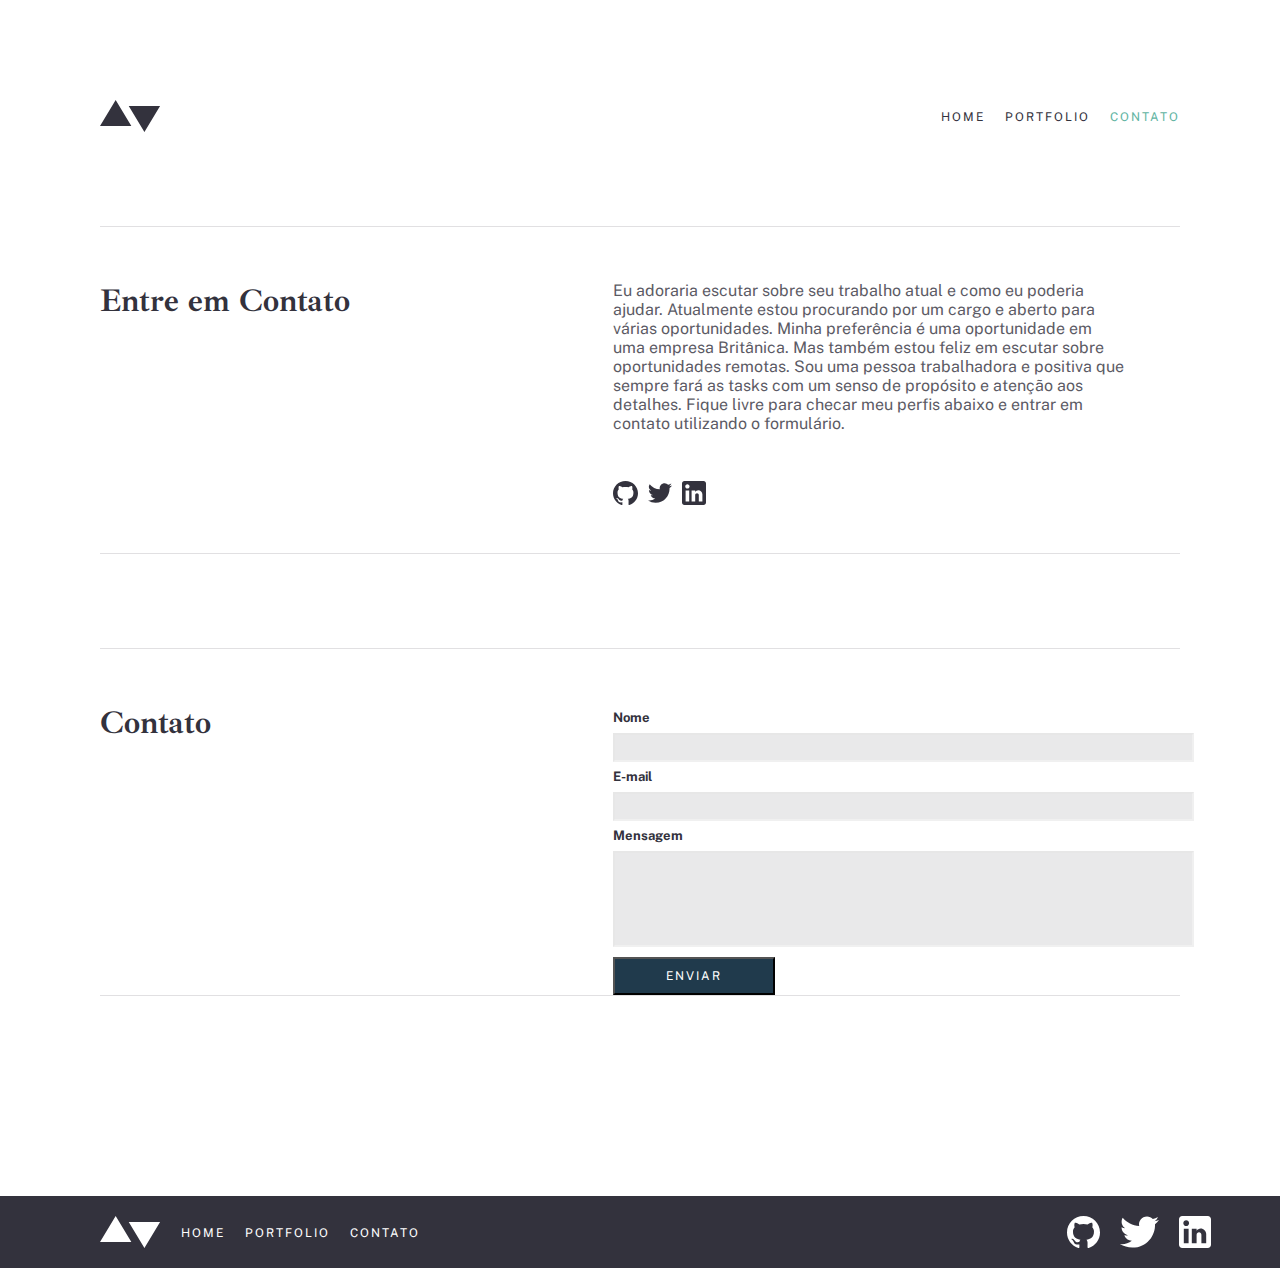
<file: pages/contato/index.html>
<!DOCTYPE html>
<html lang="pt">
<html>

<head>
    <meta charset="UTF-8">
    <meta name="viewport" content="width=device-width, initial-scale=1.0">
    <title> Contato</title>

    <link rel="preconnect" href="https://fonts.googleapis.com">
    <link rel="preconnect" href="https://fonts.gstatic.com" crossorigin>
    <link href="https://fonts.googleapis.com/css2?family=Ibarra+Real+Nova:wght@700&family=Public+Sans&display=swap"
        rel="stylesheet">

    <link rel="stylesheet" href="../../css/global.css">
    <link rel="stylesheet" href="../../css/container.css">
    <link rel="stylesheet" href="style.css">
</head>

<body>
    <div class="container_global">
        <header class="header">
            <img class="logo" src="../../assets/logo-dark.svg">
            <ul class="header_ul">
                <li>
                    <a class="header_link" href="../../pages/home/index.html">HOME</a>
                </li>
                <li>
                    <a class="header_link" href="../portfolio/index.html">PORTFOLIO</a>
                </li>
                <li>
                    <a class="header_link_verde" href="#">CONTATO</a>
                </li>
            </ul>
        </header>
        <div class="container_contato">
            <h1 class="contato_h1">Entre em Contato</h1>
            <div class="contains_contato">
                <p> Eu adoraria escutar sobre seu trabalho atual e como eu poderia ajudar. Atualmente estou procurando
                    por um cargo e aberto para várias oportunidades. Minha preferência é uma oportunidade em uma empresa
                    Britânica. Mas também estou feliz em escutar sobre oportunidades remotas. Sou uma pessoa
                    trabalhadora e positiva que sempre fará as tasks com um senso de propósito e atenção aos detalhes.
                    Fique livre para checar meu perfis abaixo e entrar em contato utilizando o formulário.</p>
                <div class="contains_contato_img">
                    <img class="contato_img" src="../../assets/icons/github-dark.svg">
                    <img class="contato_img" src="../../assets/icons/twitter-dark.svg">
                    <img class="contato_img" src="../../assets/icons/linkedin-dark.svg">
                </div>
            </div>
        </div>

        <div class="container_contato parte2">
            <h1 class="contato_h1">Contato</h1>
            <div class="contains_contato parte_02">
                <div class=" contains_input_inside">
                    <label for="txt-nome">Nome</label>
                    <input id="nome" type="text">
                </div>

                <div class="contains_input_inside">
                    <label for="txt-email">E-mail</label>
                    <input id="email" type="text">
                </div>

                <div class="contains_input_inside">
                    <label for="txt-mensagem">Mensagem</label>
                    <input id="mensagem" type="text">
                </div>

                <button class="btn_input">ENVIAR</button>

            </div>

        </div>
    </div>
    </div>
    <footer>
        <div class="footer_global">
            <div class="lista">
                <img class="footer_logo" src="../../assets/logo-light.svg">
                <ul class="footer_ul">
                    <li>
                        <a class="footer_link" href="../home/index.html">HOME</a>
                    </li>
                    <li>
                        <a class="footer_link" href="../portfolio/index.html">PORTFOLIO</a>
                    </li>
                    <li>
                        <a class="footer_link" href="../contato/index.html">CONTATO</a>
                    </li>
                </ul>
            </div>
            <ul>
                <img class="footer_img" src="../../assets/icons/github-light.svg">
                <img class="footer_img" src="../../assets/icons/twitter-light.svg">
                <img class="footer_img" src="../../assets/icons/linkedin-light.svg">
            </ul>
        </div>
    </footer>
</body>

</html>
</file>
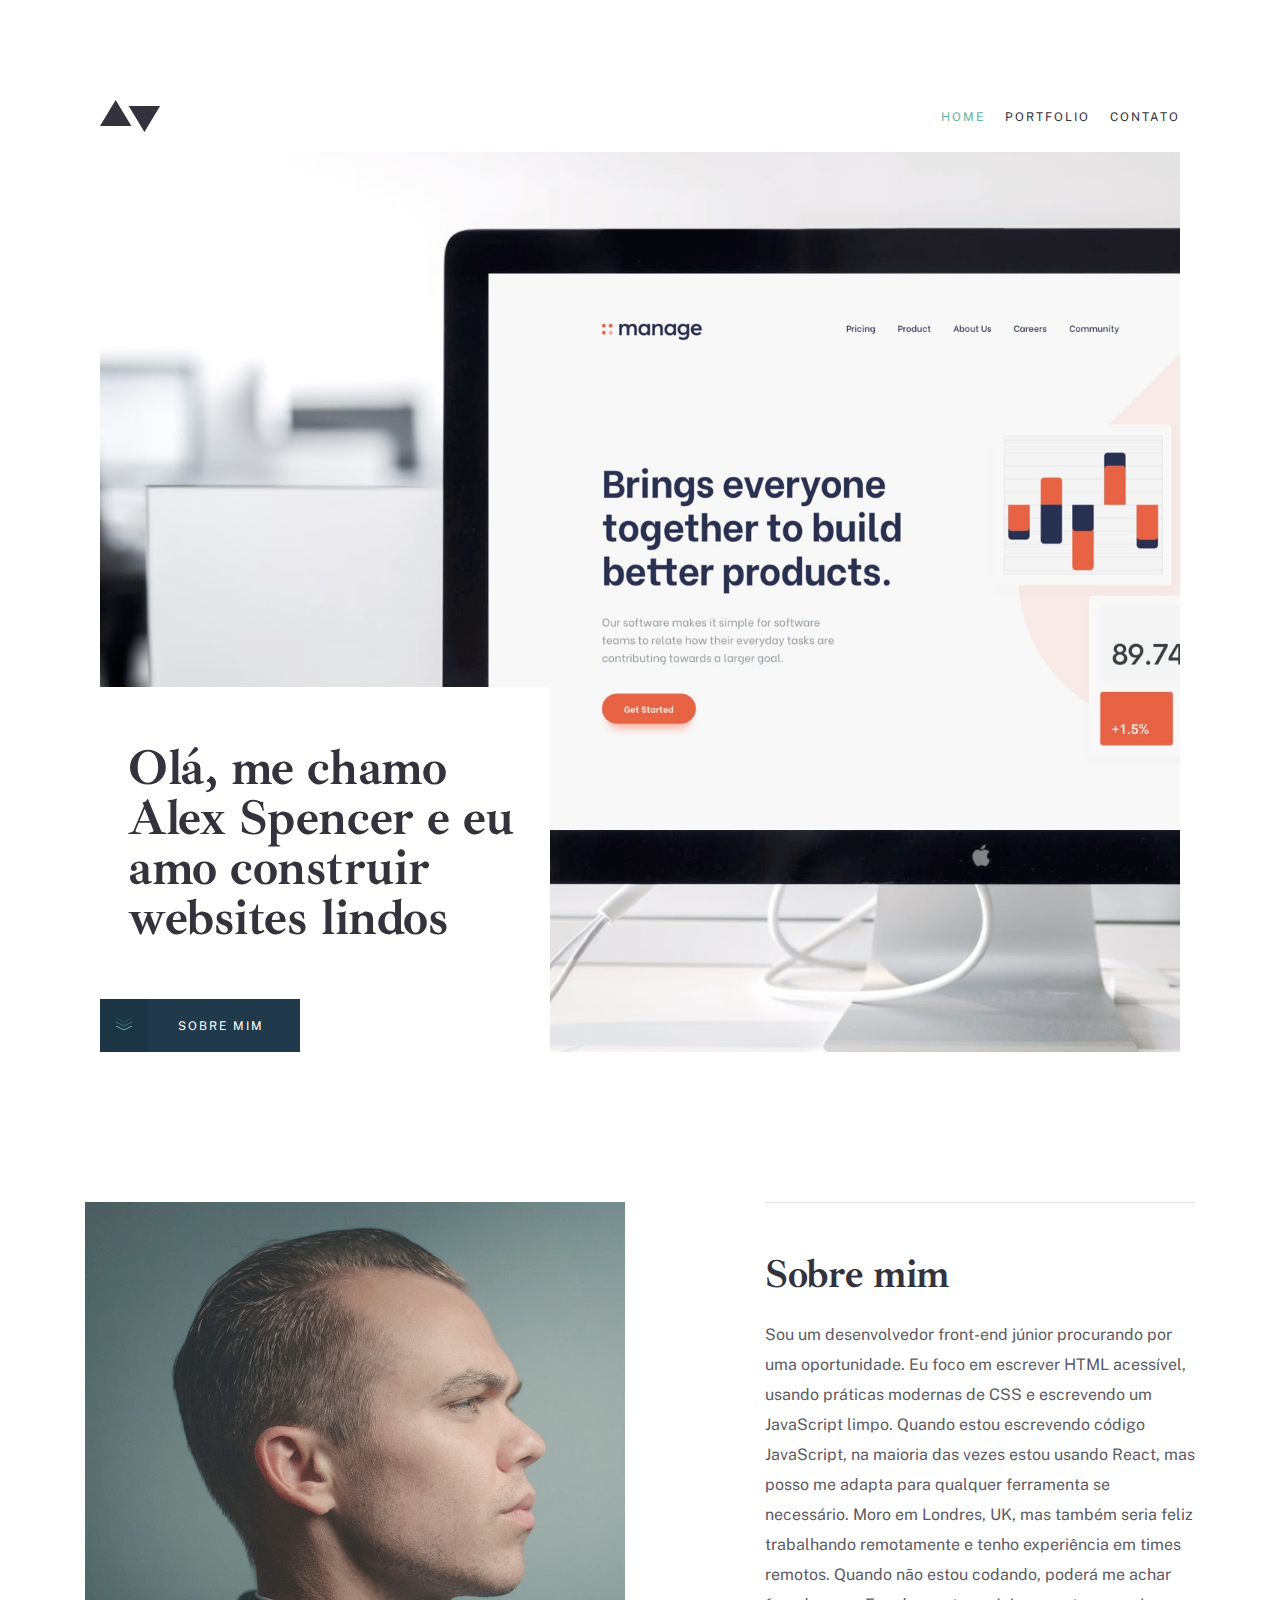
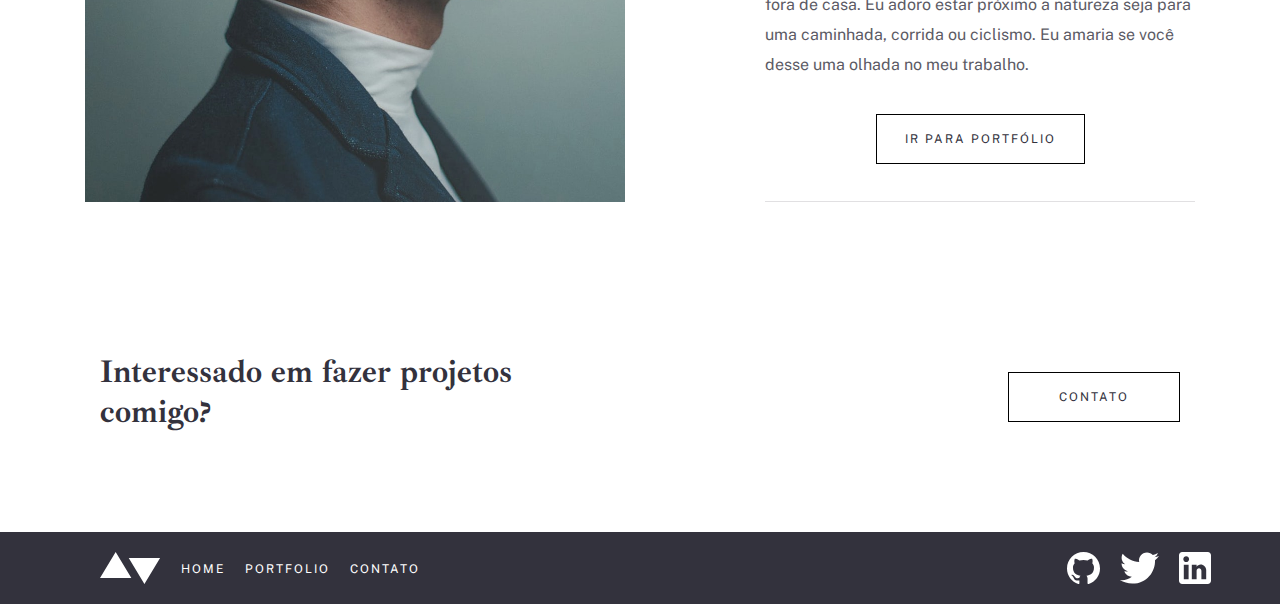
<file: pages/home/index.html>
<!DOCTYPE html>
<html lang="pt">
<html>

<head>
    <meta charset="UTF-8">
    <meta name="viewport" content="width=device-width, initial-scale=1.0">
    <title> Home </title>

    <link rel="preconnect" href="https://fonts.googleapis.com">
    <link rel="preconnect" href="https://fonts.gstatic.com" crossorigin>
    <link href="https://fonts.googleapis.com/css2?family=Ibarra+Real+Nova:wght@700&family=Public+Sans&display=swap"
        rel="stylesheet">

    <link rel="stylesheet" href="../../css/global.css">
    <link rel="stylesheet" href="../../css/container.css">
    <link rel="stylesheet" href="style.css">
</head>

<body>
    <div class="container_global">
        <header class="header">
            <img class="logo" src="../../assets/logo-dark.svg">
            <ul class="header_ul">
                <li>
                    <a class="header_link_verde" href="#">HOME</a>
                </li>
                <li>
                    <a class="header_link" href="../portfolio/index.html">PORTFOLIO</a>
                </li>
                <li>
                    <a class="header_link" href="../contato/index.html">CONTATO</a>
                </li>
            </ul>
        </header>
        <div class="container_superior">
            <div class="contains_superior">
                <div class="title">
                    <h1 class="informes">Olá, me chamo Alex Spencer e eu amo construir websites lindos</h1>
                </div>
                <div class="btn">
                    <a class="botao" href="#">
                        <div class="svg"> <svg xmlns="http://www.w3.org/2000/svg" width="16" height="14">
                                <g fill="none" fill-rule="evenodd">
                                    <path d="M0 9l8 4 8-4" />
                                    <path opacity=".5" d="M0 5l8 4 8-4" />
                                    <path opacity=".25" d="M0 1l8 4 8-4" />
                                </g>
                            </svg></div>
                        <span>SOBRE MIM </span>
                    </a>
                </div>
            </div>
        </div>
        <div class="container_middle home">
            <img class="image" src="../../assets/home/image-homepage-profile.jpg">
            <div class="contains_middle">
                <div class="container_personal">
                    <div class="contains_personal">
                        <h1 class="about">Sobre mim</h1>
                        <p class="paragrafh">Sou um desenvolvedor front-end júnior procurando por uma oportunidade. Eu
                            foco em escrever
                            HTML
                            acessível, usando práticas modernas de CSS e escrevendo um JavaScript limpo. Quando estou
                            escrevendo
                            código JavaScript, na maioria das vezes estou usando React, mas posso me adapta para
                            qualquer
                            ferramenta se necessário. Moro em Londres, UK, mas também seria feliz trabalhando
                            remotamente e
                            tenho experiência em times remotos. Quando não estou codando, poderá me achar fora de casa.
                            Eu
                            adoro
                            estar próximo a natureza seja para uma caminhada, corrida ou ciclismo. Eu amaria se você
                            desse
                            uma
                            olhada no meu trabalho.</p>
                    </div>
                    <div class="btn_branco">
                        <a class="botao_branco" href="../portfolio/index.html">IR PARA PORTFÓLIO</a>
                    </div>
                </div>
            </div>
        </div>
        <div class="container_contato home_contact">
            <div class="contains_contato">
                <h1 class="contato">Interessado em fazer projetos comigo?</h1>
            </div>
            <div class="btn_contato">
                <a class="botao_contato" href="../contato/index.html">CONTATO</a>
            </div>
        </div>
    </div>
    <footer>
        <div class="footer_global">
            <div class="lista">
                <img class="footer_logo" src="../../assets/logo-light.svg">
                <ul class="footer_ul">
                    <li>
                        <a class="footer_link" href="../home/index.html">HOME</a>
                    </li>
                    <li>
                        <a class="footer_link" href="../portfolio/index.html">PORTFOLIO</a>
                    </li>
                    <li>
                        <a class="footer_link" href="../contato/index.html">CONTATO</a>
                    </li>
                </ul>
            </div>
            <ul>
                <img class="footer_img" src="../../assets/icons/github-light.svg">
                <img class="footer_img" src="../../assets/icons/twitter-light.svg">
                <img class="footer_img" src="../../assets/icons/linkedin-light.svg">
            </ul>
        </div>
    </footer>
</body>

</html>
</file>
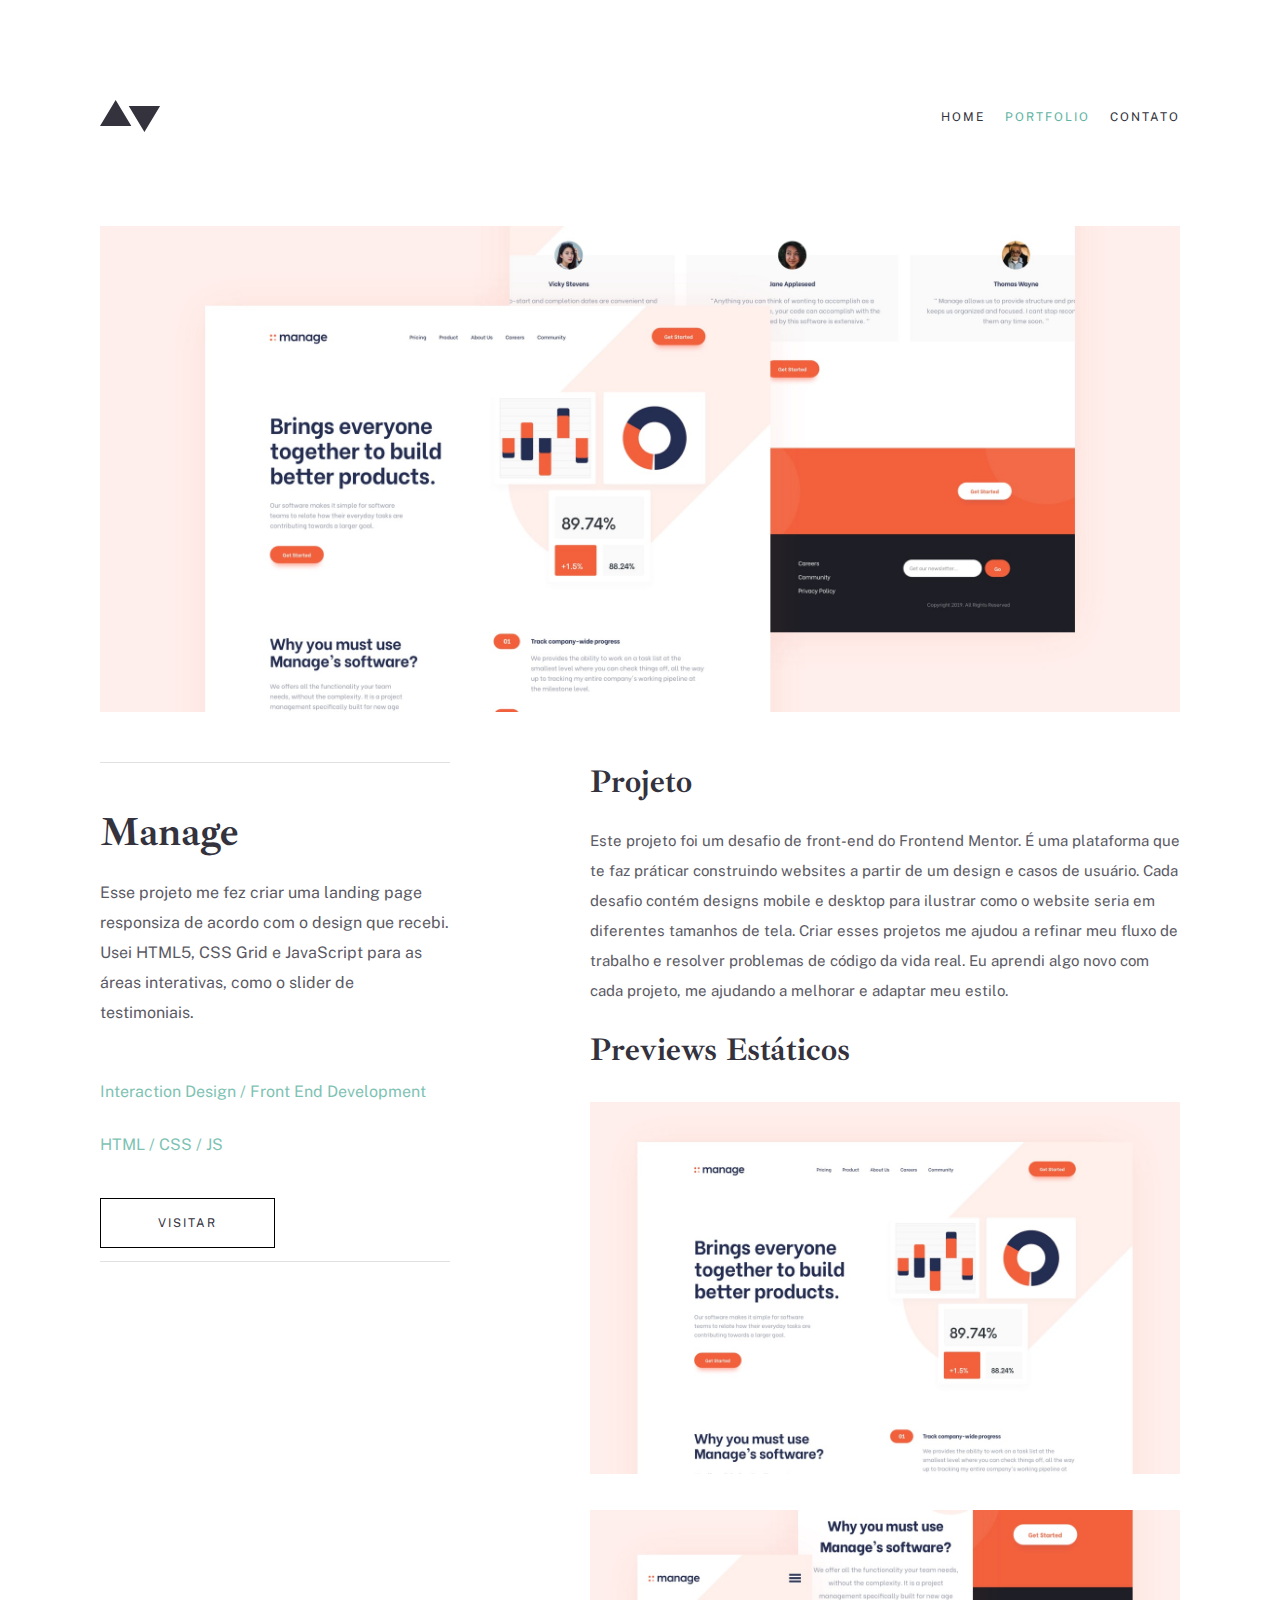
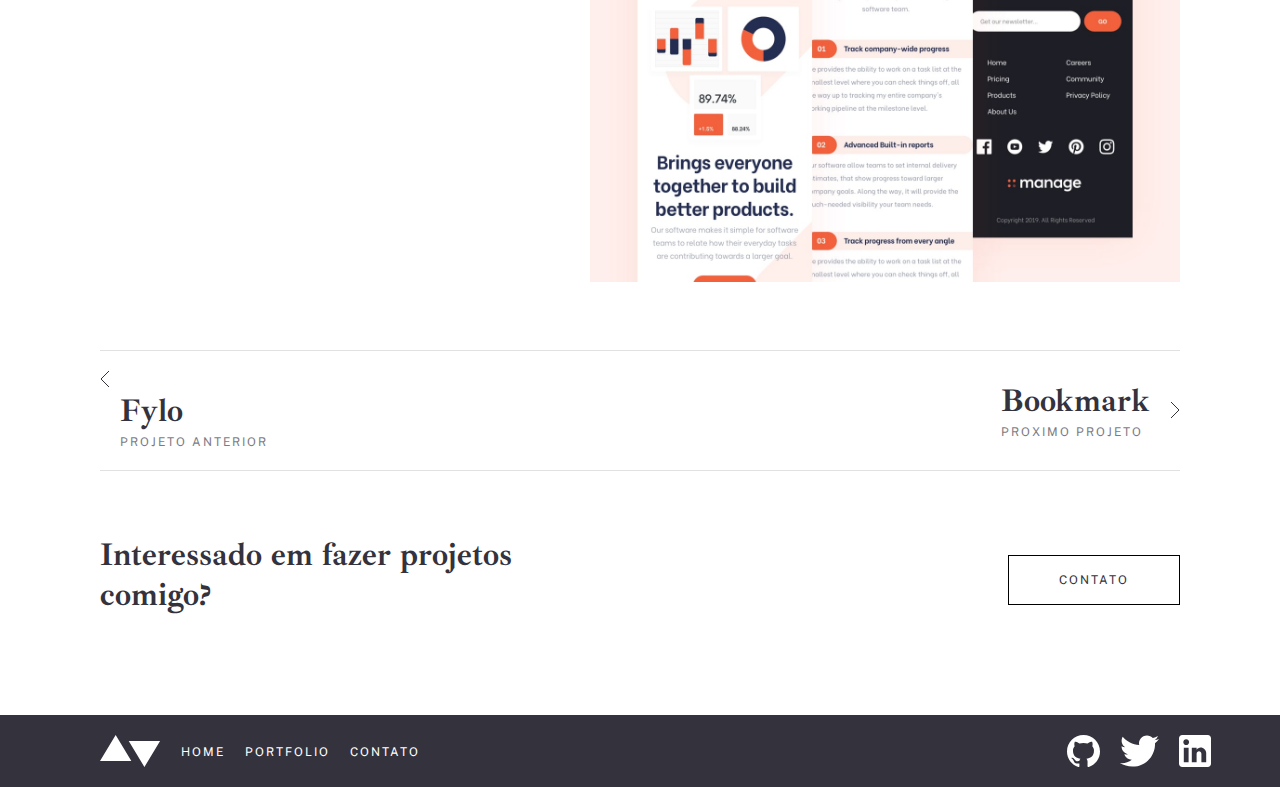
<file: pages/portfolio-01-manage/index.html>
<!DOCTYPE html>
<html lang="pt">
<html>

<head>
    <meta charset="UTF-8">
    <meta name="viewport" content="width=device-width, initial-scale=1.0">
    <title> Portfólio </title>

    <link rel="preconnect" href="https://fonts.googleapis.com">
    <link rel="preconnect" href="https://fonts.gstatic.com" crossorigin>
    <link href="https://fonts.googleapis.com/css2?family=Ibarra+Real+Nova:wght@700&family=Public+Sans&display=swap"
        rel="stylesheet">

    <link rel="stylesheet" href="../../css/global.css">

    <link rel="stylesheet" href="../../css/container.css">
    <link rel="stylesheet" href="style.css">
</head>

<body>
    <div class="container_global">
        <header class="header">
            <img class="logo" src="../../assets/logo-dark.svg">
            <ul class="header_ul">
                <li>
                    <a class="header_link" href="../home/index.html">HOME</a>
                </li>
                <li>
                    <a class="header_link_verde" href="../portfolio/index.html">PORTFOLIO</a>
                </li>
                <li>
                    <a class="header_link" href="../contato/index.html">CONTATO</a>
                </li>
            </ul>
        </header>
        <img class="hero" src="../../assets/portfolio/manage/image-manage-hero.jpg">
        <div class="container_middle hero_1">
            <div class="contains_middle hero_2">
                <div class="contains_personal box">
                    <div>
                        <h1 class="box_h_theme">Manage</h1>
                        <p class="box_p">Esse projeto me fez criar uma landing page responsiza de acordo com o
                            design
                            que recebi. Usei HTML5, CSS Grid e JavaScript para as áreas interativas, como o slider
                            de
                            testimoniais. </p>
                        <p class="box_p_verde">Interaction Design / Front End Development</p>
                        <p class="box_p_verde"> HTML / CSS / JS </p>
                    </div>
                    <div class="btn_branco box_bt">
                        <a class="botao_branco box_btn" href="../portfolio-01-manage/index.html">VISITAR</a>
                    </div>
                </div>
            </div>
            <div class="projeto">
                <h1 class="projeto_h">Projeto</h1>
                <p class="projeto_p">Este projeto foi um desafio de front-end do Frontend Mentor. É uma plataforma
                    que
                    te faz práticar construindo websites a partir de um design e casos de usuário. Cada desafio
                    contém designs mobile e desktop para ilustrar como o website seria em diferentes tamanhos de
                    tela. Criar esses projetos me ajudou a refinar meu fluxo de trabalho e resolver problemas de
                    código da vida real. Eu aprendi algo novo com cada projeto, me ajudando a melhorar e adaptar meu
                    estilo. </p>

                <h1 class="projeto_h_1">Previews Estáticos</h1>

                <img class="previews1" src="../../assets/portfolio/manage/image-manage-preview-1.jpg">
                <img class="previews1" src="../../assets/portfolio/manage/image-manage-preview-2.jpg">

            </div>
        </div>
        <div class="contain_middle theme_pass">
            <div class="theme_pass_inside">
                <div class="theme_01">
                    <div class="theme_img">
                        <img src="../../assets/icons/arrow-left.svg">
                    </div>
                    <div class="theme_info">
                        <h1 class="theme_h1">Fylo</h1>
                        <p class="theme_p">
                            <a class="projeto_link" href="../portfolio-04-fylo/index.html">Projeto Anterior </a>
                        </p>
                    </div>

                </div>
                <div class="theme_02">
                    <div class="theme_info">
                        <h1 class="theme_h1">Bookmark</h1>
                        <p class="theme_p">
                            <a class="projeto_link" href="../portfolio-02-bookmark/index.html">Proximo Projeto </a>
                        </p>
                    </div>
                    <div class="theme_02">
                        <img src="../../assets/icons/arrow-right.svg">
                    </div>
                </div>
            </div>
        </div>
        <div class="container_contato portfolio1_contact">
            <div class="contains_contato">
                <h1 class="_contato_">Interessado em fazer projetos comigo?</h1>
            </div>
            <div class="btn_contato">
                <a class="botao_contato" href="../contato/index.html">CONTATO</a>
            </div>
        </div>
    </div>
    <footer>
        <div class="footer_global">
            <div class="lista">
                <img class="footer_logo" src="../../assets/logo-light.svg">
                <ul class="footer_ul">
                    <li>
                        <a class="footer_link" href="../home/index.html">HOME</a>
                    </li>
                    <li>
                        <a class="footer_link" href="../portfolio/index.html">PORTFOLIO</a>
                    </li>
                    <li>
                        <a class="footer_link" href="../contato/index.html">CONTATO</a>
                    </li>
                </ul>
            </div>
            <ul>
                <img class="footer_img" src="../../assets/icons/github-light.svg">
                <img class="footer_img" src="../../assets/icons/twitter-light.svg">
                <img class="footer_img" src="../../assets/icons/linkedin-light.svg">
            </ul>
        </div>
    </footer>
</body>

</html>
</file>
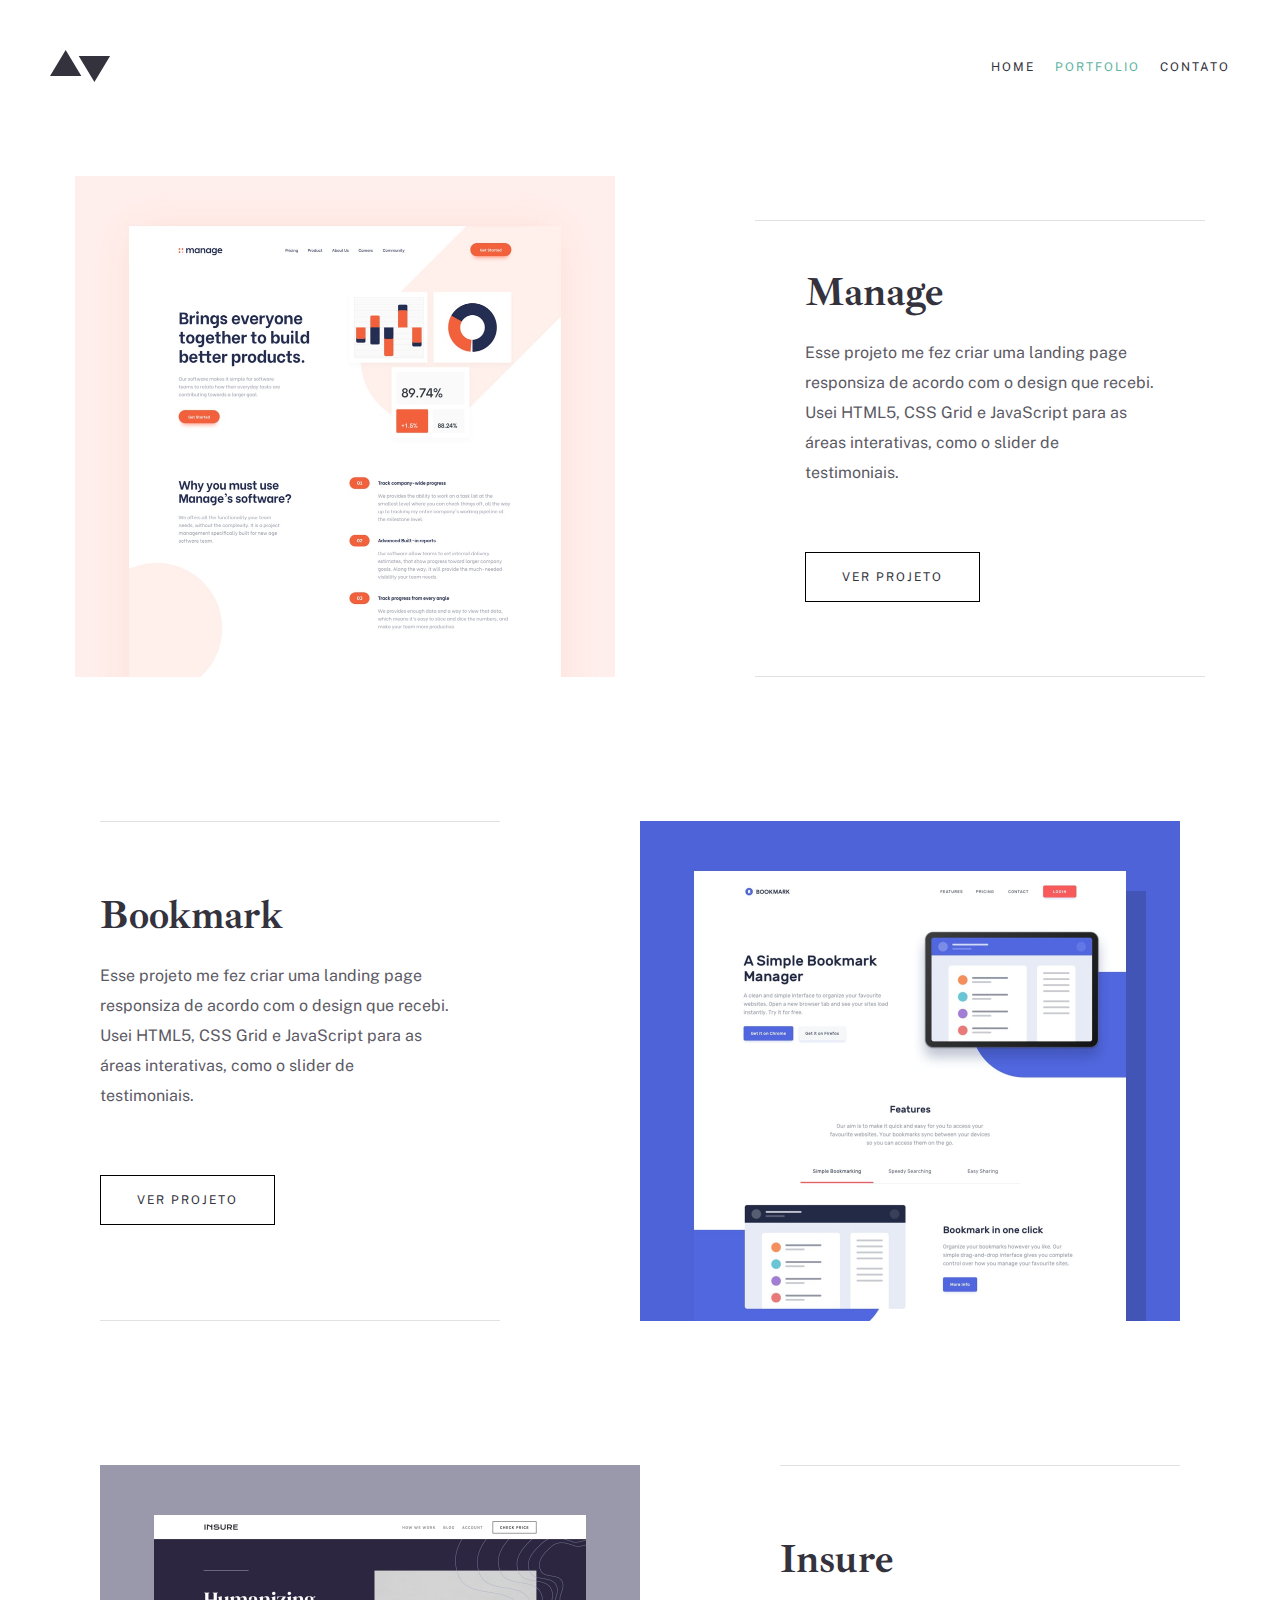
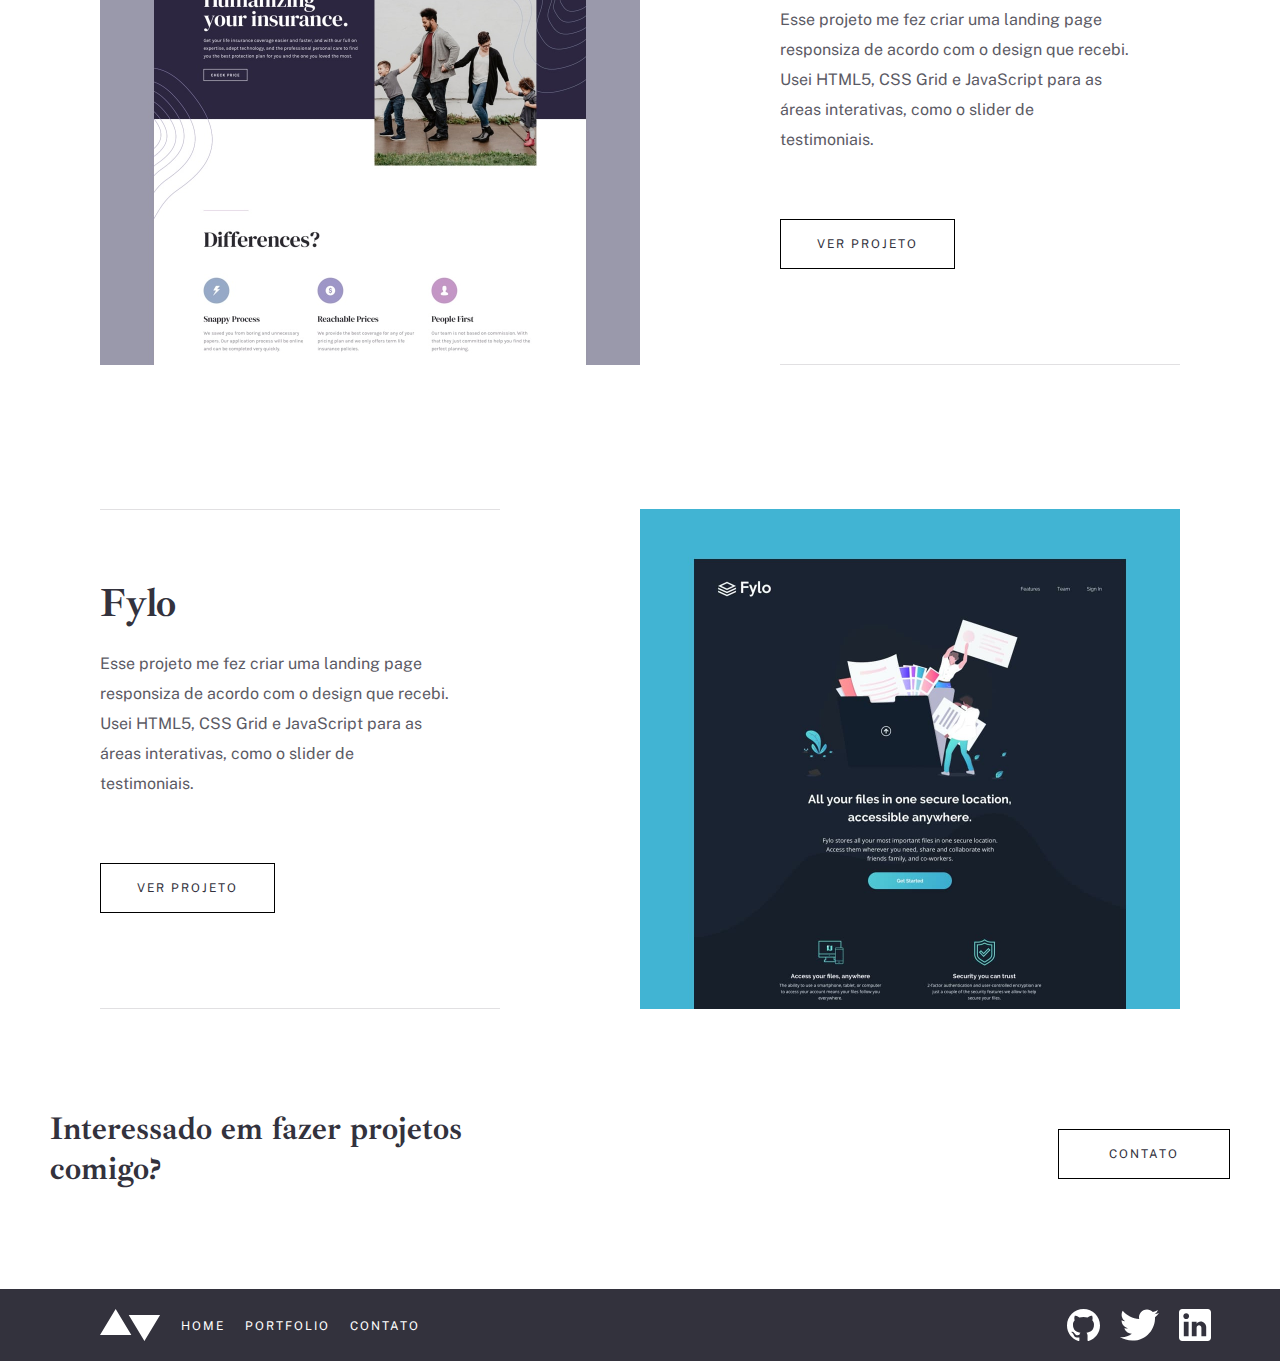
<file: pages/portfolio/index.html>
<!DOCTYPE html>
<html lang="pt">
<html>

<head>
    <meta charset="UTF-8">
    <meta name="viewport" content="width=device-width, initial-scale=1.0">
    <title> Portfólio </title>

    <link rel="preconnect" href="https://fonts.googleapis.com">
    <link rel="preconnect" href="https://fonts.gstatic.com" crossorigin>
    <link href="https://fonts.googleapis.com/css2?family=Ibarra+Real+Nova:wght@700&family=Public+Sans&display=swap"
        rel="stylesheet">

    <link rel="stylesheet" href="../../css/global.css">
    <link rel="stylesheet" href="../../css/container.css">
    <link rel="stylesheet" href="style.css">
</head>

<body>
    <div class="container_global portfolio_geral">
        <header class="header">
            <img class="logo" src="../../assets/logo-dark.svg">
            <ul class="header_ul">
                <li>
                    <a class="header_link" href="../../pages/home/index.html">HOME</a>
                </li>
                <li>
                    <a class="header_link_verde" href="#">PORTFOLIO</a>
                </li>
                <li>
                    <a class="header_link" href="../../pages/contato/index.html">CONTATO</a>
                </li>
            </ul>
        </header>
        <div class="container_middle portfolio">
            <img class="image" src="../../assets/portfolio/manage/image-portfolio-manage.jpg">
            <div class="contains_middle portfolio">
                <div class="contains_personal box">
                    <div>
                        <h1 class="box_h">Manage</h1>
                        <p class="box_p">Esse projeto me fez criar uma landing page responsiza de acordo com o
                            design
                            que recebi. Usei HTML5, CSS Grid e JavaScript para as áreas interativas, como o slider
                            de
                            testimoniais. </p>
                    </div>
                    <div class="btn_branco box_bt">
                        <a class="botao_branco box_btn" href="../portfolio-01-manage/index.html">VER PROJETO</a>
                    </div>
                </div>
            </div>
        </div>
        <div class="container_middle portfolio">
            <div class="contains_middle portfolio_2">
                <div class="contains_personal box">
                    <div>
                        <h1 class="box_h">Bookmark</h1>
                        <p class="box_p">Esse projeto me fez criar uma landing page responsiza de acordo com o
                            design
                            que recebi. Usei HTML5, CSS Grid e JavaScript para as áreas interativas, como o slider
                            de
                            testimoniais. </p>
                    </div>
                    <div class="btn_branco box_bt">
                        <a class="botao_branco box_btn" href="../portfolio-02-bookmark/index.html">VER PROJETO</a>
                    </div>
                </div>
            </div>
            <img class="image" src="../../assets/portfolio/bookmark/image-portfolio-bookmark.jpg">
        </div>
        <div class="container_middle portfolio">
            <img class="image" src="../../assets/portfolio/insure/image-portfolio-insure.jpg">
            <div class="contains_middle portfolio_2">
                <div class="contains_personal box">
                    <div>
                        <h1 class="box_h">Insure</h1>
                        <p class="box_p">Esse projeto me fez criar uma landing page responsiza de acordo com o
                            design
                            que recebi. Usei HTML5, CSS Grid e JavaScript para as áreas interativas, como o slider
                            de
                            testimoniais. </p>
                    </div>
                    <div class="btn_branco box_bt">
                        <a class="botao_branco box_btn" href="../portfolio-03-insure/index.html">VER PROJETO</a>
                    </div>
                </div>
            </div>
        </div>
        <div class="container_middle portfolio">
            <div class="contains_middle portfolio_2">
                <div class="contains_personal box">
                    <div>
                        <h1 class="box_h">Fylo</h1>
                        <p class="box_p">Esse projeto me fez criar uma landing page responsiza de acordo com o
                            design
                            que recebi. Usei HTML5, CSS Grid e JavaScript para as áreas interativas, como o slider
                            de
                            testimoniais. </p>
                    </div>
                    <div class="btn_branco box_bt">
                        <a class="botao_branco box_btn" href="../portfolio-04-fylo/index.html">VER PROJETO</a>
                    </div>
                </div>
            </div>
            <img class="image" src="../../assets/portfolio/fylo/image-portfolio-fylo.jpg">
        </div>
        <div class="container_contato portolio_contact">
            <div class="contains_contato">
                <h1 class="_contato_">Interessado em fazer projetos comigo?</h1>
            </div>
            <div class="btn_contato">
                <a class="botao_contato" href="../contato/index.html">CONTATO</a>
            </div>
        </div>
    </div>
    <footer>
        <div class="footer_global">
            <div class="lista">
                <img class="footer_logo" src="../../assets/logo-light.svg">
                <ul class="footer_ul">
                    <li>
                        <a class="footer_link" href="../home/index.html">HOME</a>
                    </li>
                    <li>
                        <a class="footer_link" href="../portfolio/index.html">PORTFOLIO</a>
                    </li>
                    <li>
                        <a class="footer_link" href="../contato/index.html">CONTATO</a>
                    </li>
                </ul>
            </div>
            <ul>
                <img class="footer_img" src="../../assets/icons/github-light.svg">
                <img class="footer_img" src="../../assets/icons/twitter-light.svg">
                <img class="footer_img" src="../../assets/icons/linkedin-light.svg">
            </ul>
        </div>
    </footer>
</body>

</html>
</file>
<file: css/global.css>
*{
    margin: 0;
    padding: 0;
    box-sizing: border-box;
}
header{
    display: flex;
    align-items: center;
    justify-content: space-between;
}
.header_link{
    font-family: 'Public Sans', sans-serif;
    font-style: normal;
    font-weight: normal;
    font-size: 12px;
    line-height: 14px;
    letter-spacing: 2px;
    text-transform: uppercase;

    color: #33323D;
}
.header_link_verde{
    color: #5FB4A2;
}
.image{
    width: 50%;
}
ul{
    display: flex;
    justify-content: space-between;   
}
li{
    margin-left: 20px;
    list-style: none;
}
a{
    font-family: 'Public Sans', sans-serif;
    font-style: normal;
    font-weight: normal;
    font-size: 12px;
    line-height: 14px;
    letter-spacing: 2px;
    text-transform: uppercase;
    text-decoration: none; 
}

h1{
    font-family: 'Ibarra Real Nova', serif;  
    font-style: normal;
    font-weight: bold;

    color: #33323D;
}
p{
    font-family: 'Public Sans', sans-serif;
    font-style: normal;
    font-weight: normal;

    color: #33323D;
    mix-blend-mode: normal;
    opacity: 0.8;
}
p .projeto_link{
    font-family: 'Public Sans', sans-serif;
    font-style: normal;
    font-weight: normal;

    color: #33323D;
    mix-blend-mode: normal;
    opacity: 0.8;
}
footer{
    display: flex;
    flex-direction: column;
    justify-content: space-between;
    padding: 20px 100px 20px 100px;
    background: #33323D;
}
.footer_global{
    display: flex;
    justify-content: space-between;
}
.lista{
    display: flex;
    justify-content: center;
    align-items: center;
}
.footer_img{
    margin-left: 20px;
}
.footer_link{
    font-family: 'Public Sans', sans-serif;   
    font-style: normal;
    font-weight: normal;
    font-size: 12px;
    line-height: 14px;
    letter-spacing: 2px;
    text-transform: uppercase;
    color: #FFFFFF;
}
.btn_branco{   
    border: 1px black solid;
    margin-top: 10px;
}
.btn_branco:hover{
    background: #33323D;
}
.botao_branco{
    display: flex;

    font-family: 'Public Sans', sans-serif;
    font-style: normal;
    font-weight: normal;
    font-size: 12px;
    line-height: 14px;
    letter-spacing: 2px;
    text-transform: uppercase;

    color: #33323D;
    
    padding: 17px 28px;
}
.botao_branco:hover{
    color: #FAFAFA
}
svg{
    stroke:#5FB4A2;
}
.container_contato{
    display: flex;
    justify-content: space-between;
    align-items: center;
}
.contains_contato{
    width: 450px;
}
.btn_contato{   
    border: 1px black solid;
    margin-top: 10px;
}
.btn_contato:hover{
    background: #33323D; 
}
.botao_contato{
    display: flex;
    
    color: #33323D;
    
    padding: 17px 50px;
}
.botao_contato:hover{
    color: #FAFAFA
}
.contato{
    color: #33323D;
}
</file>
<file: css/container.css>
.container_global{
    display: flex;
    flex-direction: column;
    justify-content: space-between;
    padding: 100px;   
}
.container_superior{
    display: flex;
    flex-direction: column;
    justify-content:flex-end;

    margin-top: 20px;

    background-image: url(../../assets/home/image-homepage-hero.jpg) ;
    min-height: 100vh;
    background-size: cover; 
}
.contains_superior{
    display: flex;
    flex-direction: column;
    justify-content:space-between;
 
    width: 450px;

    background:white;  
}
.container_middle{
    display: flex;
    justify-content: center;

    gap: 140px;
}
.contains_middle{
    display: flex;
    flex-direction: column;
    justify-content: space-between;
    
    width: 50%;  
    border-top: 1px rgba(51, 50, 61, 0.15) solid;
    border-bottom: 1px rgba(51, 50, 61, 0.15) solid; 
}
.container_personal{
    display: flex;
    flex-direction: column;
    align-items: center;
    margin-top: 50px;          
}
.contains_personal{
    display: flex;
    justify-content: space-between;
    flex-direction: column;
    
    width: 430px;
    margin-bottom: 24px;  
}
</file>
<file: pages/contato/style.css>
.container_contato{
    display: flex;
    flex-direction: row;
    align-items: flex-start;
    
    margin-top: 94px;
    padding: 54px 54px 0px 0px;
  
    border-top: 1px rgba(51, 50, 61, 0.15) solid;
    border-bottom: 1px rgba(51, 50, 61, 0.15) solid; 
}
.contains_contato{
    width: 50%;

    display: flex;
    flex-direction: column;
    align-items: flex-start;
  
} 
.container_input{
    display: flex;
    flex-direction: row;
    align-items: flex-start;
    
    margin-top: 94px;
    padding: 54px 54px 0px 0px;
  
    border-top: 1px rgba(51, 50, 61, 0.15) solid;
    border-bottom: 1px rgba(51, 50, 61, 0.15) solid;   

 
}
.container_input_s{
    width: 50%;
    gap: 20px;
    display: flex;
    flex-direction: column;
    align-items: flex-start
}
.contains_input_inside{
    display: flex;
    flex-direction: column;
    
}
.contains_contato_img{
    display: flex;
    align-items: center;
}
.contains_contato_img{
    display: flex;
    flex-direction: row;
    align-items: center;
    justify-content: center;
    margin-bottom: 48px;
}
.contato_img{
    margin-right: 10px;
}
.contains_contato_img{
    margin-top:  48px;
}
label{
    font-family: Public Sans;
    font-style: normal;
    font-weight: bold;
    font-size: 13px;
    line-height: 30px;

    color: #33323D;
}
input{
    background: #33323D;
    mix-blend-mode: normal;
    opacity: 0.1;

    padding: 5px 200px;
}
#mensagem{
    height: 96px;
}
button{
    font-family: 'Public Sans', sans-serif;
    font-style: normal;
    font-weight: normal;
    font-size: 12px;
    line-height: 14px;
    text-align: center;
    letter-spacing: 2px;
    text-transform: uppercase;

    width: 162px;
    padding: 10px 30px;
    margin-top:  10px;

    color: #FFFFFF;
    background: #203A4C;
}
button:hover{
    background:#5FB4A2;
}
.parte2{
    margin-bottom: 100px;
}
</file>
<file: pages/home/style.css>
.title{
    display: flex;
    justify-content: center;
    align-items: center;

    padding: 56px 28px;
    
}
.informes{
    font-size: 50px;
    line-height: 50px;
    letter-spacing: -0.446429px;

    color: #33323D;
}

.btn a{
    text-decoration: none;
    background-color: #203A4C;
    color:#FFFFFF;
    font-size: 12px;
    font-style: normal;
    font-weight: 400;
    line-height: 14px;
    letter-spacing: 2px;
    text-align: center;
    display:flex;
    align-items: center;
    gap:30px;
    width: 200px;

}
.btn a:hover{
    background:#5FB4A2;
}
.btn a:hover svg{
    stroke:white;
}
.svg{
    padding: 18px 16px;
    background-color:rgba(0, 0,0,0.1);
}
svg{
    stroke:#5FB4A2;
}
.btn{
    width:200px;
}
.about{
    font-size: 40px;
    line-height: 42px;
    letter-spacing: -0.357143px;

    margin-bottom: 25px;  
}
.paragrafh{
    font-size: 16px;
    line-height: 30px;
}
.home{
    margin-top: 150px;
}
.home_contact{
    margin-top: 150px;
}
</file>
<file: pages/portfolio-01-manage/style.css>
.hero{
    margin-top: 94px;
}
.hero_1{
    display: flex;
    flex-direction: row;
    justify-content: space-between;
 
    margin-top: 50px;
}
.hero_2{
    display: flex;
    flex-direction: row;
    justify-content: space-between;
    max-height: 500px;
}
.theme_pass{
    
    margin-top: 64px;
    margin-bottom: 64px;
    border-top: 1px rgba(51, 50, 61, 0.15) solid;
    border-bottom: 1px rgba(51, 50, 61, 0.15) solid; 
 
}
.theme_pass_inside{
    display: flex;  
    justify-content: space-between;
    align-items: center;

    margin: 20px 0px 20px 0px;
}
.theme{
   display: flex;
   justify-content: center;
   align-items: center; 
   color: #33323D;
   
}
.theme_info{
    margin: 0px 20px 0px 20px;
}
.theme_02{
    display: flex;
    justify-content: center;
    align-items: center;
}
.box{
    width: 350px;   
    max-height: 100px;
}
.box_h_theme{
    font-weight: bold;
    font-size: 40px;
    line-height: 42px;

    margin-top: 48px;
    margin-bottom: 25px;   
}
.box_p{
    font-size: 16px;
    line-height: 30px;
    margin-bottom: 54px;
}
.box_p_verde{
    color: #5FB4A2;
    margin-top: 15px;
    margin-bottom: 34px;
}
.box_bt{
    display: flex;
    align-items: center;
    justify-content: center;
    width: 175px;
}
.portolio_contact{
    margin: 50px 0px;
}
.projeto_h{  
    margin-bottom: 24px;
}
.projeto_h_1{
    margin-top: 24px;
}
.projeto_p{

    font-style: normal;
    font-weight: normal;
    font-size: 15px;
    line-height: 30px;

    color: #33323D;
    mix-blend-mode: normal;
    opacity: 0.8; 
}
.previews1{
    width: 100%;
    margin-top: 32px;
}
</file>
<file: pages/portfolio/style.css>
.portfolio_geral{
    padding: 50px 50px;
}
.portfolio{
    display: flex;
    justify-content: center;
    
    padding: 50px;
    margin-top: 44px;
}
.portfolio_2{
    display: flex;
    justify-content: center;
}
.box{
  width:350px;   
}
.box_h{
    font-weight: bold;
    font-size: 40px;
    line-height: 42px;

    margin-bottom: 25px;   
}
.box_p{
    font-size: 16px;
    line-height: 30px;
    margin-bottom: 54px;
}
.box_bt{
    display: flex;
    align-items: center;
    justify-content: center;
    width: 175px;
}
.portolio_contact{
    margin: 50px 0px;
}
</file>
